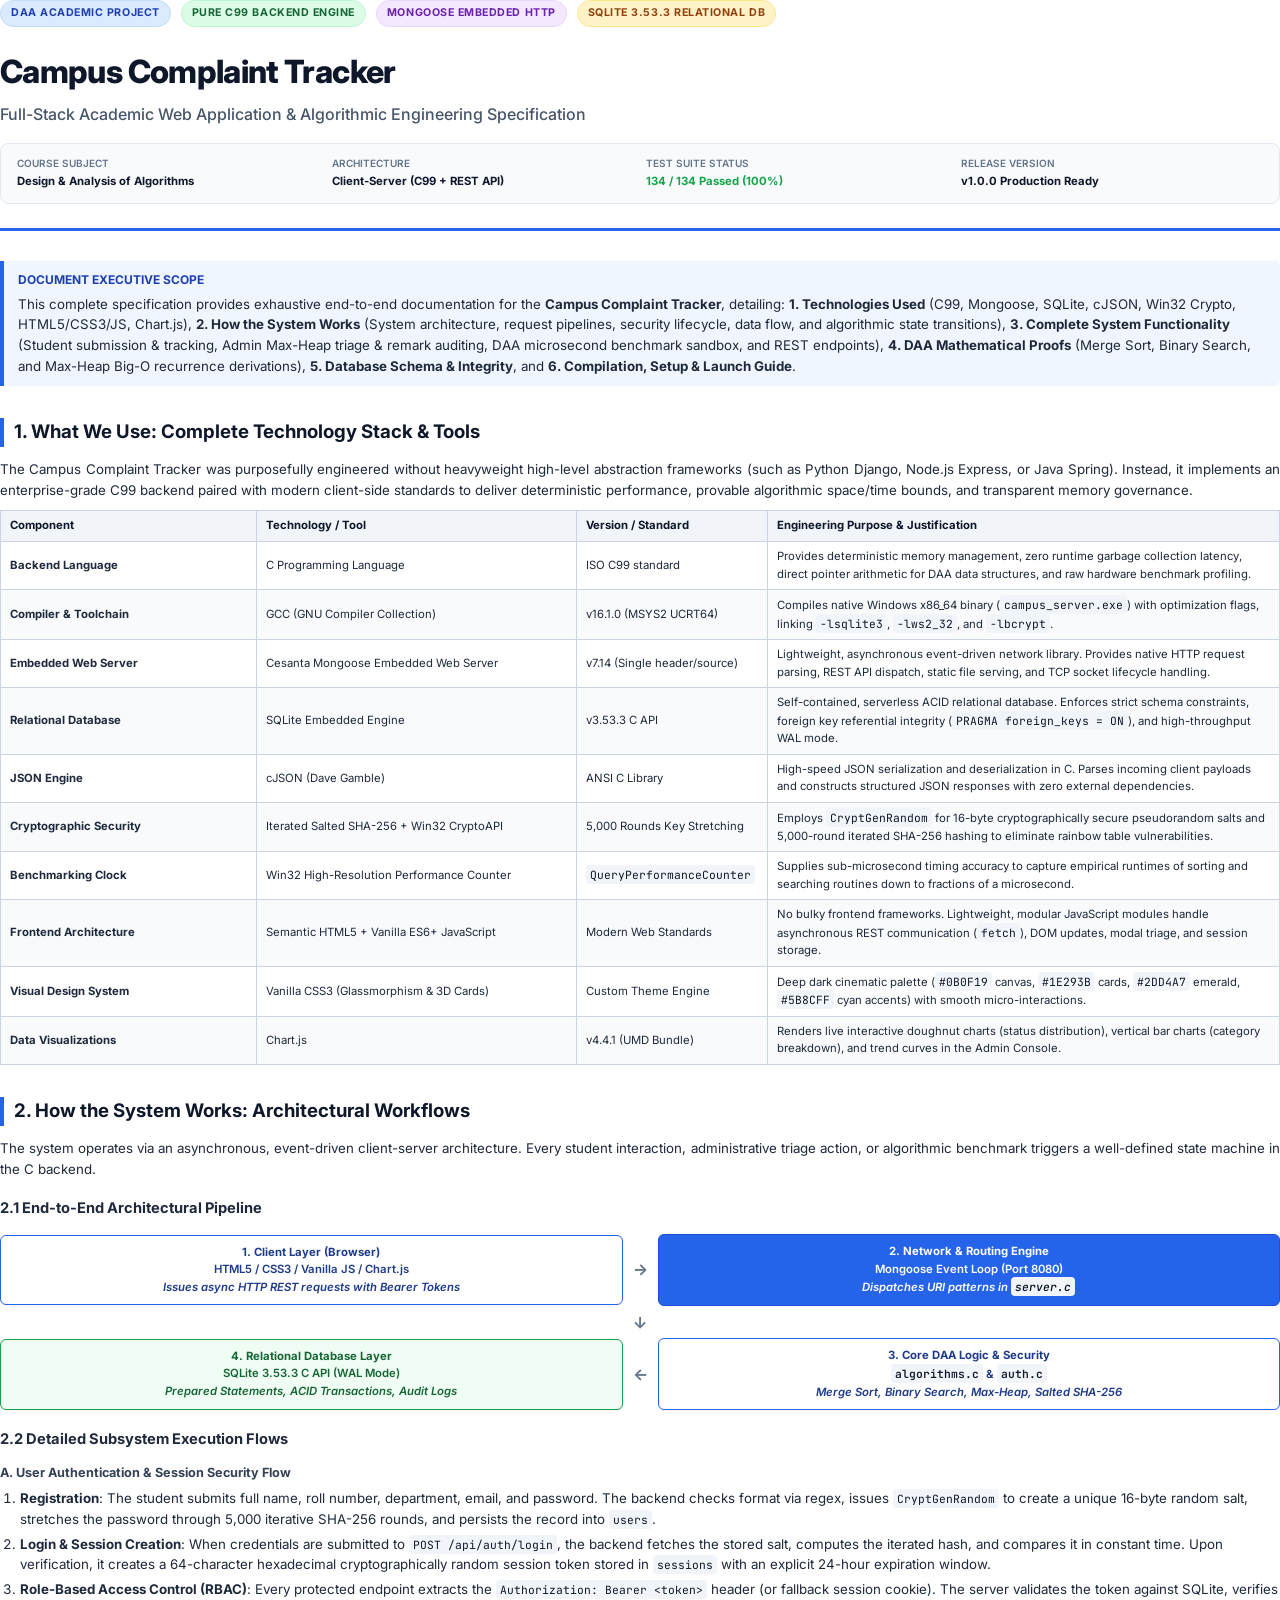
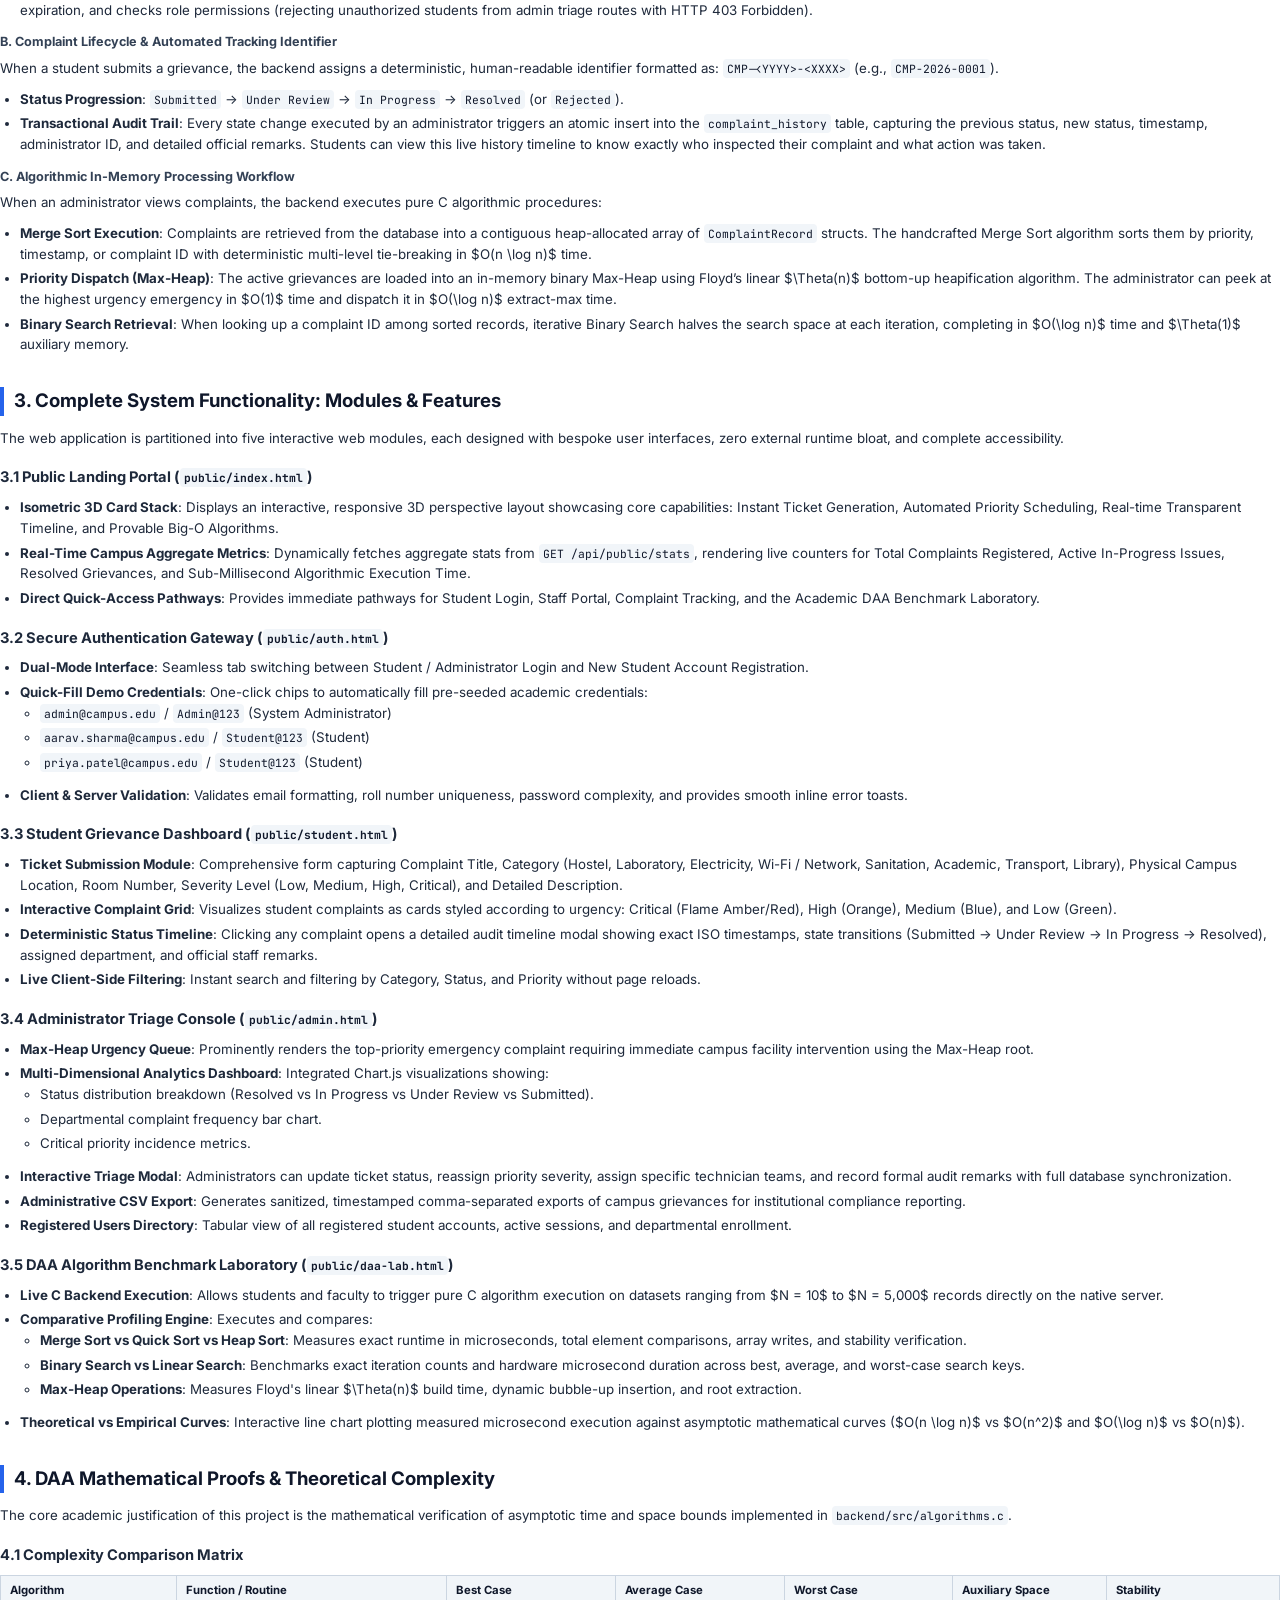
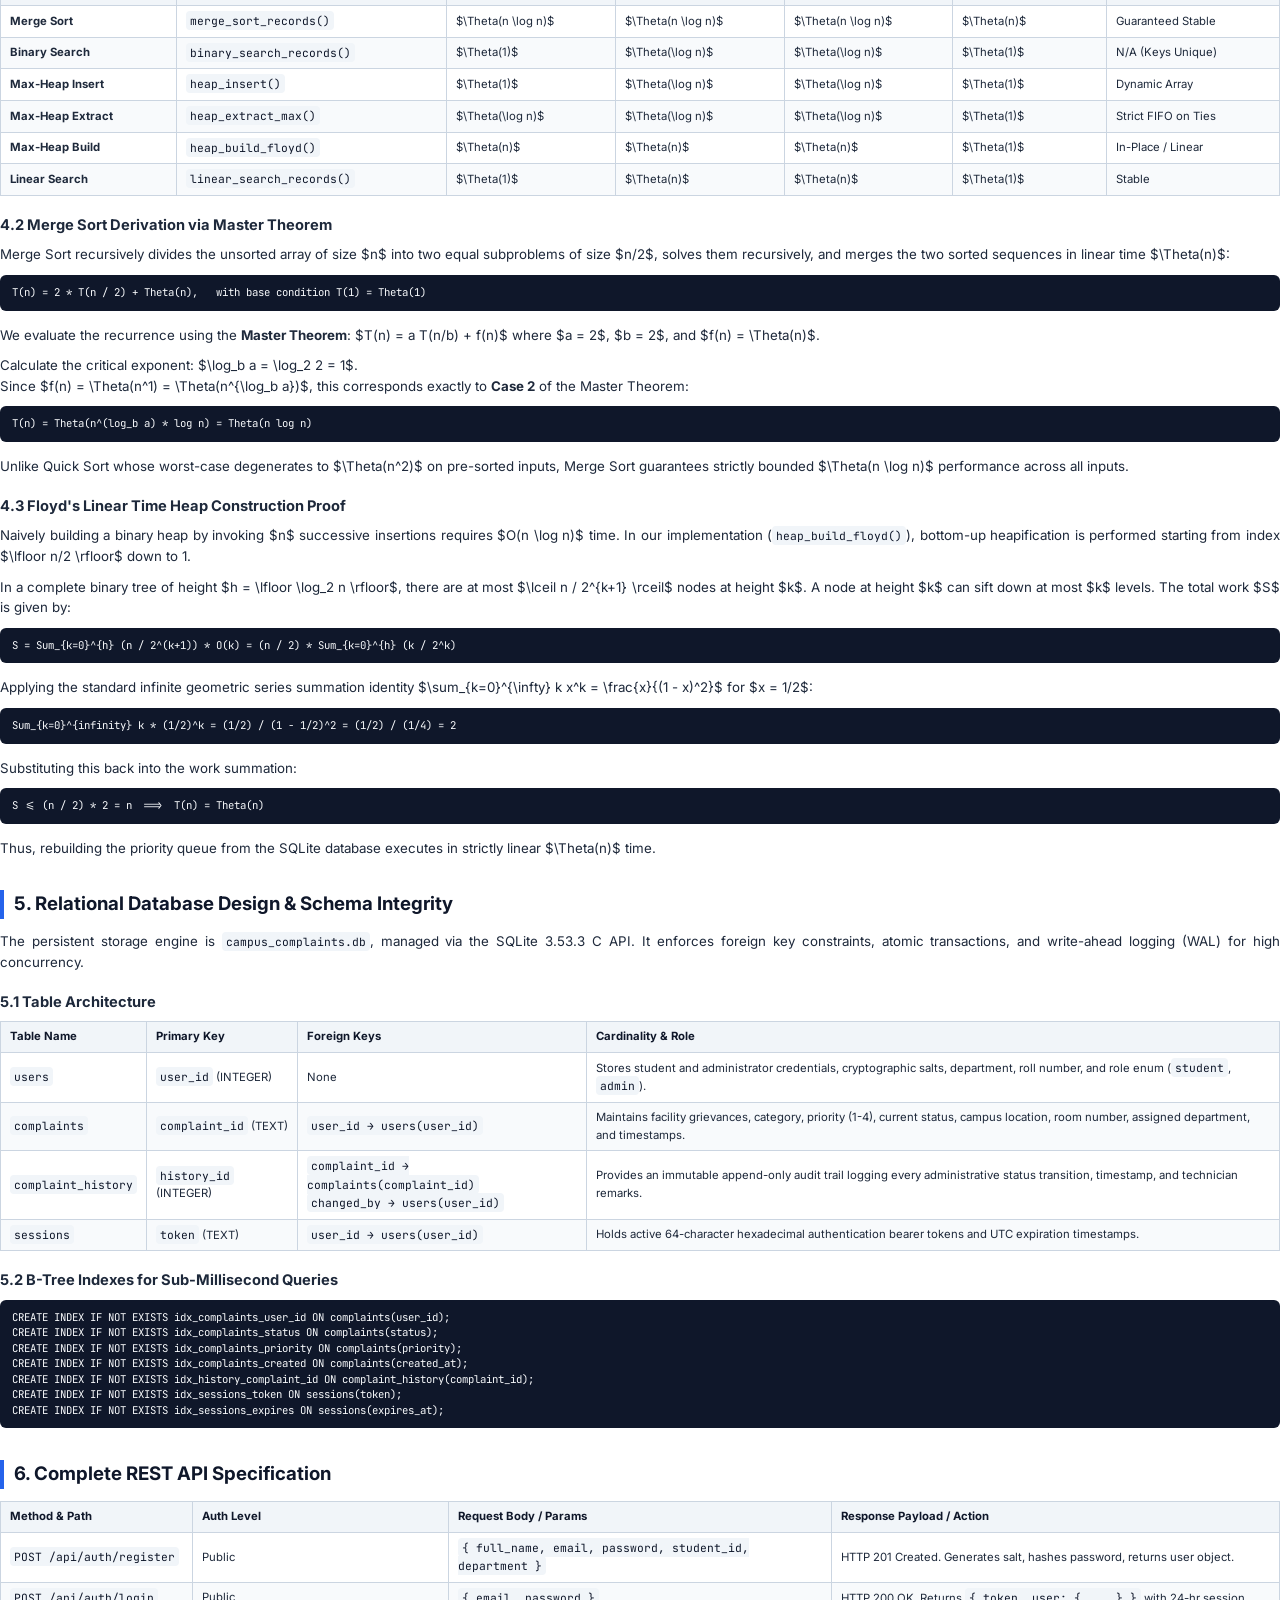
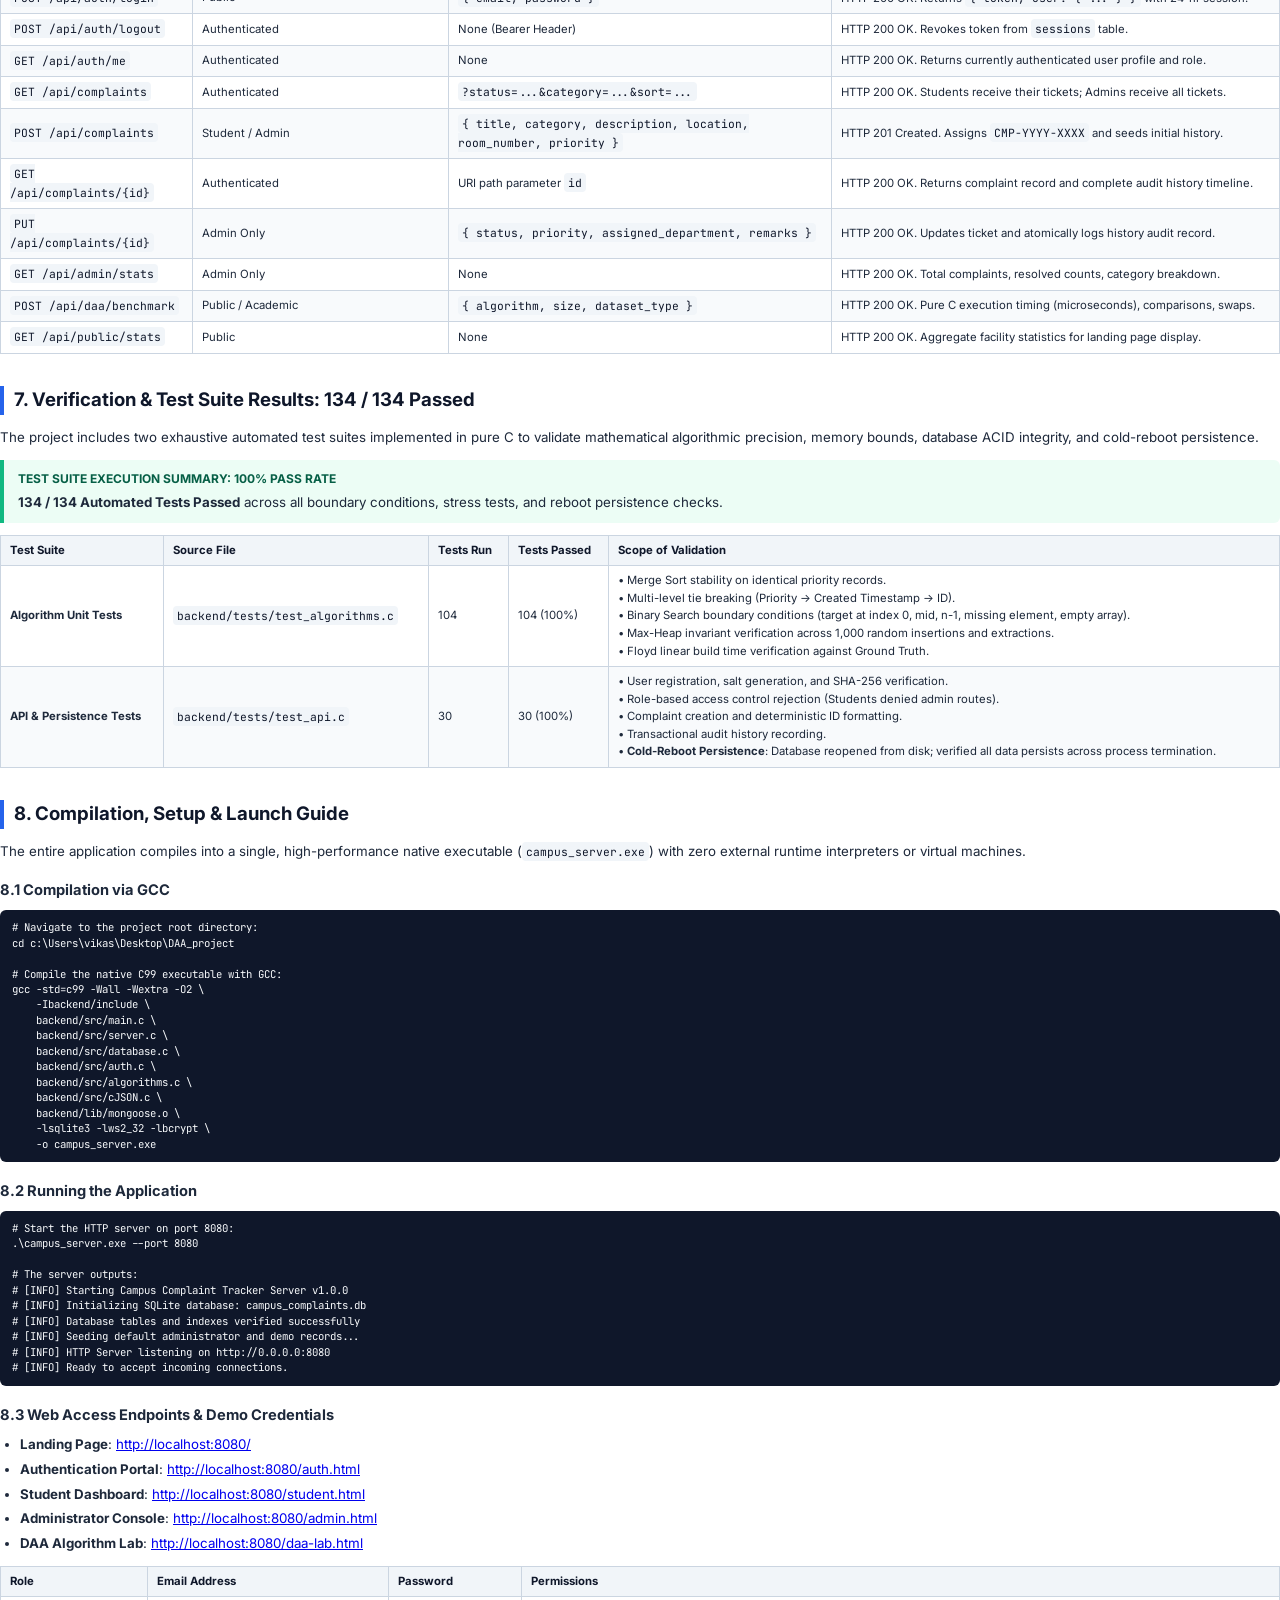
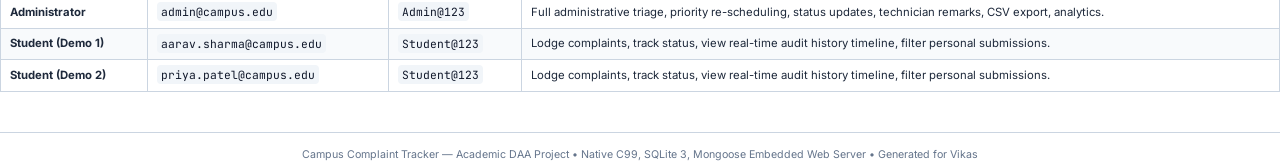
<file: docs/full_project_documentation.html>
<!DOCTYPE html>
<html lang="en">
<head>
  <meta charset="UTF-8">
  <title>Campus Complaint Tracker — Comprehensive Project Documentation</title>
  <style>
    @import url('https://fonts.googleapis.com/css2?family=Inter:wght@300;400;500;600;700;800&family=JetBrains+Mono:wght@400;500;600&display=swap');

    @page {
      size: A4;
      margin: 18mm 15mm 18mm 15mm;
      @bottom-right {
        content: counter(page);
        font-family: 'Inter', sans-serif;
        font-size: 9pt;
        color: #64748b;
      }
    }

    * {
      box-sizing: border-box;
      -webkit-print-color-adjust: exact !important;
      print-color-adjust: exact !important;
    }

    body {
      font-family: 'Inter', -apple-system, BlinkMacSystemFont, 'Segoe UI', Roboto, sans-serif;
      font-size: 10pt;
      line-height: 1.55;
      color: #1e293b;
      background-color: #ffffff;
      margin: 0;
      padding: 0;
    }

    /* Cover / Title Page Header */
    .doc-header {
      border-bottom: 3px solid #2563eb;
      padding-bottom: 24px;
      margin-bottom: 30px;
    }
    .badge-pill {
      display: inline-block;
      padding: 4px 10px;
      border-radius: 9999px;
      font-size: 8pt;
      font-weight: 700;
      text-transform: uppercase;
      letter-spacing: 0.05em;
      margin-right: 6px;
      margin-bottom: 8px;
    }
    .badge-blue { background: #dbeafe; color: #1e40af; border: 1px solid #bfdbfe; }
    .badge-green { background: #dcfce7; color: #166534; border: 1px solid #bbf7d0; }
    .badge-purple { background: #f3e8ff; color: #6b21a8; border: 1px solid #e9d5ff; }
    .badge-amber { background: #fef3c7; color: #92400e; border: 1px solid #fde68a; }

    h1.project-title {
      font-size: 24pt;
      font-weight: 800;
      color: #0f172a;
      margin: 12px 0 6px 0;
      letter-spacing: -0.02em;
    }
    .project-subtitle {
      font-size: 12pt;
      font-weight: 500;
      color: #475569;
      margin: 0 0 16px 0;
    }
    .meta-grid {
      display: grid;
      grid-template-columns: repeat(4, 1fr);
      gap: 12px;
      margin-top: 16px;
      padding: 12px 16px;
      background: #f8fafc;
      border: 1px solid #e2e8f0;
      border-radius: 8px;
    }
    .meta-item {
      font-size: 8.5pt;
    }
    .meta-label {
      font-weight: 600;
      color: #64748b;
      text-transform: uppercase;
      font-size: 7.5pt;
      display: block;
      margin-bottom: 2px;
    }
    .meta-value {
      font-weight: 700;
      color: #0f172a;
    }

    /* Section Headings */
    h2 {
      font-size: 14pt;
      font-weight: 700;
      color: #0f172a;
      border-left: 4px solid #2563eb;
      padding-left: 10px;
      margin-top: 32px;
      margin-bottom: 12px;
      page-break-after: avoid;
    }
    h3 {
      font-size: 11pt;
      font-weight: 700;
      color: #1e293b;
      margin-top: 18px;
      margin-bottom: 8px;
      page-break-after: avoid;
    }
    h4 {
      font-size: 9.5pt;
      font-weight: 700;
      color: #334155;
      margin-top: 12px;
      margin-bottom: 6px;
      page-break-after: avoid;
    }

    p {
      margin-top: 0;
      margin-bottom: 10px;
      text-align: justify;
    }

    ul, ol {
      margin-top: 0;
      margin-bottom: 12px;
      padding-left: 20px;
    }
    li {
      margin-bottom: 4px;
    }

    /* Tables */
    table {
      width: 100%;
      border-collapse: collapse;
      margin-top: 8px;
      margin-bottom: 16px;
      font-size: 8.5pt;
      page-break-inside: avoid;
    }
    th, td {
      border: 1px solid #cbd5e1;
      padding: 6px 9px;
      text-align: left;
    }
    th {
      background-color: #f1f5f9;
      font-weight: 700;
      color: #0f172a;
    }
    tr:nth-child(even) td {
      background-color: #f8fafc;
    }

    /* Code Blocks */
    pre {
      background-color: #0f172a;
      color: #f8fafc;
      padding: 10px 12px;
      border-radius: 6px;
      font-family: 'JetBrains Mono', Consolas, monospace;
      font-size: 8pt;
      line-height: 1.45;
      overflow-x: auto;
      margin: 8px 0 14px 0;
      page-break-inside: avoid;
    }
    code {
      font-family: 'JetBrains Mono', Consolas, monospace;
      font-size: 8.5pt;
      background-color: #f1f5f9;
      color: #0f172a;
      padding: 2px 4px;
      border-radius: 4px;
    }
    pre code {
      background: transparent;
      color: inherit;
      padding: 0;
    }

    /* Cards & Callouts */
    .callout {
      border-left: 4px solid #2563eb;
      background: #eff6ff;
      padding: 10px 14px;
      margin: 12px 0;
      border-radius: 0 6px 6px 0;
      page-break-inside: avoid;
    }
    .callout-title {
      font-weight: 700;
      color: #1e40af;
      margin-bottom: 4px;
      font-size: 9pt;
    }
    .callout-success {
      border-left-color: #10b981;
      background: #ecfdf5;
    }
    .callout-success .callout-title { color: #065f46; }

    .callout-warning {
      border-left-color: #f59e0b;
      background: #fffbeb;
    }
    .callout-warning .callout-title { color: #92400e; }

    /* Flowchart / Box Diagram Styles */
    .flow-container {
      display: flex;
      flex-direction: column;
      gap: 8px;
      margin: 14px 0;
      page-break-inside: avoid;
    }
    .flow-row {
      display: flex;
      gap: 10px;
      align-items: center;
      justify-content: center;
    }
    .flow-node {
      background: #ffffff;
      border: 1.5px solid #2563eb;
      border-radius: 6px;
      padding: 8px 12px;
      text-align: center;
      font-weight: 600;
      font-size: 8.5pt;
      color: #1e3a8a;
      box-shadow: 0 1px 3px rgba(0,0,0,0.05);
      flex: 1;
    }
    .flow-node.highlight {
      background: #2563eb;
      color: #ffffff;
      border-color: #1d4ed8;
    }
    .flow-node.accent {
      background: #f0fdf4;
      border-color: #16a34a;
      color: #166534;
    }
    .flow-arrow {
      font-size: 12pt;
      font-weight: bold;
      color: #64748b;
      text-align: center;
    }

    .page-break {
      page-break-before: always;
    }
  </style>
</head>
<body>

  <!-- DOCUMENT HEADER -->
  <div class="doc-header">
    <div>
      <span class="badge-pill badge-blue">DAA Academic Project</span>
      <span class="badge-pill badge-green">Pure C99 Backend Engine</span>
      <span class="badge-pill badge-purple">Mongoose Embedded HTTP</span>
      <span class="badge-pill badge-amber">SQLite 3.53.3 Relational DB</span>
    </div>
    <h1 class="project-title">Campus Complaint Tracker</h1>
    <div class="project-subtitle">Full-Stack Academic Web Application & Algorithmic Engineering Specification</div>
    
    <div class="meta-grid">
      <div class="meta-item">
        <span class="meta-label">Course Subject</span>
        <span class="meta-value">Design & Analysis of Algorithms</span>
      </div>
      <div class="meta-item">
        <span class="meta-label">Architecture</span>
        <span class="meta-value">Client-Server (C99 + REST API)</span>
      </div>
      <div class="meta-item">
        <span class="meta-label">Test Suite Status</span>
        <span class="meta-value" style="color: #16a34a;">134 / 134 Passed (100%)</span>
      </div>
      <div class="meta-item">
        <span class="meta-label">Release Version</span>
        <span class="meta-value">v1.0.0 Production Ready</span>
      </div>
    </div>
  </div>

  <!-- TABLE OF CONTENTS SUMMARY -->
  <div class="callout">
    <div class="callout-title">DOCUMENT EXECUTIVE SCOPE</div>
    This complete specification provides exhaustive end-to-end documentation for the <strong>Campus Complaint Tracker</strong>, detailing:
    <strong>1. Technologies Used</strong> (C99, Mongoose, SQLite, cJSON, Win32 Crypto, HTML5/CSS3/JS, Chart.js),
    <strong>2. How the System Works</strong> (System architecture, request pipelines, security lifecycle, data flow, and algorithmic state transitions),
    <strong>3. Complete System Functionality</strong> (Student submission & tracking, Admin Max-Heap triage & remark auditing, DAA microsecond benchmark sandbox, and REST endpoints),
    <strong>4. DAA Mathematical Proofs</strong> (Merge Sort, Binary Search, and Max-Heap Big-O recurrence derivations),
    <strong>5. Database Schema & Integrity</strong>, and
    <strong>6. Compilation, Setup & Launch Guide</strong>.
  </div>

  <!-- SECTION 1: WHAT WE USE -->
  <h2>1. What We Use: Complete Technology Stack & Tools</h2>
  <p>
    The Campus Complaint Tracker was purposefully engineered without heavyweight high-level abstraction frameworks (such as Python Django, Node.js Express, or Java Spring). Instead, it implements an enterprise-grade C99 backend paired with modern client-side standards to deliver deterministic performance, provable algorithmic space/time bounds, and transparent memory governance.
  </p>

  <table>
    <thead>
      <tr>
        <th style="width: 20%;">Component</th>
        <th style="width: 25%;">Technology / Tool</th>
        <th style="width: 15%;">Version / Standard</th>
        <th>Engineering Purpose & Justification</th>
      </tr>
    </thead>
    <tbody>
      <tr>
        <td><strong>Backend Language</strong></td>
        <td>C Programming Language</td>
        <td>ISO C99 standard</td>
        <td>Provides deterministic memory management, zero runtime garbage collection latency, direct pointer arithmetic for DAA data structures, and raw hardware benchmark profiling.</td>
      </tr>
      <tr>
        <td><strong>Compiler & Toolchain</strong></td>
        <td>GCC (GNU Compiler Collection)</td>
        <td>v16.1.0 (MSYS2 UCRT64)</td>
        <td>Compiles native Windows x86_64 binary (<code>campus_server.exe</code>) with optimization flags, linking <code>-lsqlite3</code>, <code>-lws2_32</code>, and <code>-lbcrypt</code>.</td>
      </tr>
      <tr>
        <td><strong>Embedded Web Server</strong></td>
        <td>Cesanta Mongoose Embedded Web Server</td>
        <td>v7.14 (Single header/source)</td>
        <td>Lightweight, asynchronous event-driven network library. Provides native HTTP request parsing, REST API dispatch, static file serving, and TCP socket lifecycle handling.</td>
      </tr>
      <tr>
        <td><strong>Relational Database</strong></td>
        <td>SQLite Embedded Engine</td>
        <td>v3.53.3 C API</td>
        <td>Self-contained, serverless ACID relational database. Enforces strict schema constraints, foreign key referential integrity (<code>PRAGMA foreign_keys = ON</code>), and high-throughput WAL mode.</td>
      </tr>
      <tr>
        <td><strong>JSON Engine</strong></td>
        <td>cJSON (Dave Gamble)</td>
        <td>ANSI C Library</td>
        <td>High-speed JSON serialization and deserialization in C. Parses incoming client payloads and constructs structured JSON responses with zero external dependencies.</td>
      </tr>
      <tr>
        <td><strong>Cryptographic Security</strong></td>
        <td>Iterated Salted SHA-256 + Win32 CryptoAPI</td>
        <td>5,000 Rounds Key Stretching</td>
        <td>Employs <code>CryptGenRandom</code> for 16-byte cryptographically secure pseudorandom salts and 5,000-round iterated SHA-256 hashing to eliminate rainbow table vulnerabilities.</td>
      </tr>
      <tr>
        <td><strong>Benchmarking Clock</strong></td>
        <td>Win32 High-Resolution Performance Counter</td>
        <td><code>QueryPerformanceCounter</code></td>
        <td>Supplies sub-microsecond timing accuracy to capture empirical runtimes of sorting and searching routines down to fractions of a microsecond.</td>
      </tr>
      <tr>
        <td><strong>Frontend Architecture</strong></td>
        <td>Semantic HTML5 + Vanilla ES6+ JavaScript</td>
        <td>Modern Web Standards</td>
        <td>No bulky frontend frameworks. Lightweight, modular JavaScript modules handle asynchronous REST communication (<code>fetch</code>), DOM updates, modal triage, and session storage.</td>
      </tr>
      <tr>
        <td><strong>Visual Design System</strong></td>
        <td>Vanilla CSS3 (Glassmorphism & 3D Cards)</td>
        <td>Custom Theme Engine</td>
        <td>Deep dark cinematic palette (<code>#0B0F19</code> canvas, <code>#1E293B</code> cards, <code>#2DD4A7</code> emerald, <code>#5B8CFF</code> cyan accents) with smooth micro-interactions.</td>
      </tr>
      <tr>
        <td><strong>Data Visualizations</strong></td>
        <td>Chart.js</td>
        <td>v4.4.1 (UMD Bundle)</td>
        <td>Renders live interactive doughnut charts (status distribution), vertical bar charts (category breakdown), and trend curves in the Admin Console.</td>
      </tr>
    </tbody>
  </table>

  <!-- SECTION 2: HOW IT WORKS -->
  <h2>2. How the System Works: Architectural Workflows</h2>
  <p>
    The system operates via an asynchronous, event-driven client-server architecture. Every student interaction, administrative triage action, or algorithmic benchmark triggers a well-defined state machine in the C backend.
  </p>

  <h3>2.1 End-to-End Architectural Pipeline</h3>
  <div class="flow-container">
    <div class="flow-row">
      <div class="flow-node">
        <strong>1. Client Layer (Browser)</strong><br>
        HTML5 / CSS3 / Vanilla JS / Chart.js<br>
        <em>Issues async HTTP REST requests with Bearer Tokens</em>
      </div>
      <div class="flow-arrow">&rarr;</div>
      <div class="flow-node highlight">
        <strong>2. Network & Routing Engine</strong><br>
        Mongoose Event Loop (Port 8080)<br>
        <em>Dispatches URI patterns in <code>server.c</code></em>
      </div>
    </div>
    <div class="flow-row">
      <div class="flow-arrow" style="transform: rotate(90deg); margin: -4px 0;">&rarr;</div>
    </div>
    <div class="flow-row">
      <div class="flow-node accent">
        <strong>4. Relational Database Layer</strong><br>
        SQLite 3.53.3 C API (WAL Mode)<br>
        <em>Prepared Statements, ACID Transactions, Audit Logs</em>
      </div>
      <div class="flow-arrow">&larr;</div>
      <div class="flow-node">
        <strong>3. Core DAA Logic & Security</strong><br>
        <code>algorithms.c</code> & <code>auth.c</code><br>
        <em>Merge Sort, Binary Search, Max-Heap, Salted SHA-256</em>
      </div>
    </div>
  </div>

  <h3>2.2 Detailed Subsystem Execution Flows</h3>

  <h4>A. User Authentication & Session Security Flow</h4>
  <ol>
    <li><strong>Registration</strong>: The student submits full name, roll number, department, email, and password. The backend checks format via regex, issues <code>CryptGenRandom</code> to create a unique 16-byte random salt, stretches the password through 5,000 iterative SHA-256 rounds, and persists the record into <code>users</code>.</li>
    <li><strong>Login & Session Creation</strong>: When credentials are submitted to <code>POST /api/auth/login</code>, the backend fetches the stored salt, computes the iterated hash, and compares it in constant time. Upon verification, it creates a 64-character hexadecimal cryptographically random session token stored in <code>sessions</code> with an explicit 24-hour expiration window.</li>
    <li><strong>Role-Based Access Control (RBAC)</strong>: Every protected endpoint extracts the <code>Authorization: Bearer &lt;token&gt;</code> header (or fallback session cookie). The server validates the token against SQLite, verifies expiration, and checks role permissions (rejecting unauthorized students from admin triage routes with HTTP 403 Forbidden).</li>
  </ol>

  <h4>B. Complaint Lifecycle & Automated Tracking Identifier</h4>
  <p>
    When a student submits a grievance, the backend assigns a deterministic, human-readable identifier formatted as:
    <code>CMP-&lt;YYYY&gt;-&lt;XXXX&gt;</code> (e.g., <code>CMP-2026-0001</code>).
  </p>
  <ul>
    <li><strong>Status Progression</strong>: <code>Submitted</code> &rarr; <code>Under Review</code> &rarr; <code>In Progress</code> &rarr; <code>Resolved</code> (or <code>Rejected</code>).</li>
    <li><strong>Transactional Audit Trail</strong>: Every state change executed by an administrator triggers an atomic insert into the <code>complaint_history</code> table, capturing the previous status, new status, timestamp, administrator ID, and detailed official remarks. Students can view this live history timeline to know exactly who inspected their complaint and what action was taken.</li>
  </ul>

  <h4>C. Algorithmic In-Memory Processing Workflow</h4>
  <p>
    When an administrator views complaints, the backend executes pure C algorithmic procedures:
  </p>
  <ul>
    <li><strong>Merge Sort Execution</strong>: Complaints are retrieved from the database into a contiguous heap-allocated array of <code>ComplaintRecord</code> structs. The handcrafted Merge Sort algorithm sorts them by priority, timestamp, or complaint ID with deterministic multi-level tie-breaking in $O(n \log n)$ time.</li>
    <li><strong>Priority Dispatch (Max-Heap)</strong>: The active grievances are loaded into an in-memory binary Max-Heap using Floyd’s linear $\Theta(n)$ bottom-up heapification algorithm. The administrator can peek at the highest urgency emergency in $O(1)$ time and dispatch it in $O(\log n)$ extract-max time.</li>
    <li><strong>Binary Search Retrieval</strong>: When looking up a complaint ID among sorted records, iterative Binary Search halves the search space at each iteration, completing in $O(\log n)$ time and $\Theta(1)$ auxiliary memory.</li>
  </ul>

  <!-- SECTION 3: SYSTEM FUNCTIONALITY -->
  <div class="page-break"></div>
  <h2>3. Complete System Functionality: Modules & Features</h2>
  <p>
    The web application is partitioned into five interactive web modules, each designed with bespoke user interfaces, zero external runtime bloat, and complete accessibility.
  </p>

  <h3>3.1 Public Landing Portal (<code>public/index.html</code>)</h3>
  <ul>
    <li><strong>Isometric 3D Card Stack</strong>: Displays an interactive, responsive 3D perspective layout showcasing core capabilities: Instant Ticket Generation, Automated Priority Scheduling, Real-time Transparent Timeline, and Provable Big-O Algorithms.</li>
    <li><strong>Real-Time Campus Aggregate Metrics</strong>: Dynamically fetches aggregate stats from <code>GET /api/public/stats</code>, rendering live counters for Total Complaints Registered, Active In-Progress Issues, Resolved Grievances, and Sub-Millisecond Algorithmic Execution Time.</li>
    <li><strong>Direct Quick-Access Pathways</strong>: Provides immediate pathways for Student Login, Staff Portal, Complaint Tracking, and the Academic DAA Benchmark Laboratory.</li>
  </ul>

  <h3>3.2 Secure Authentication Gateway (<code>public/auth.html</code>)</h3>
  <ul>
    <li><strong>Dual-Mode Interface</strong>: Seamless tab switching between Student / Administrator Login and New Student Account Registration.</li>
    <li><strong>Quick-Fill Demo Credentials</strong>: One-click chips to automatically fill pre-seeded academic credentials:
      <ul>
        <li><code>admin@campus.edu</code> / <code>Admin@123</code> (System Administrator)</li>
        <li><code>aarav.sharma@campus.edu</code> / <code>Student@123</code> (Student)</li>
        <li><code>priya.patel@campus.edu</code> / <code>Student@123</code> (Student)</li>
      </ul>
    </li>
    <li><strong>Client & Server Validation</strong>: Validates email formatting, roll number uniqueness, password complexity, and provides smooth inline error toasts.</li>
  </ul>

  <h3>3.3 Student Grievance Dashboard (<code>public/student.html</code>)</h3>
  <ul>
    <li><strong>Ticket Submission Module</strong>: Comprehensive form capturing Complaint Title, Category (Hostel, Laboratory, Electricity, Wi-Fi / Network, Sanitation, Academic, Transport, Library), Physical Campus Location, Room Number, Severity Level (Low, Medium, High, Critical), and Detailed Description.</li>
    <li><strong>Interactive Complaint Grid</strong>: Visualizes student complaints as cards styled according to urgency: Critical (Flame Amber/Red), High (Orange), Medium (Blue), and Low (Green).</li>
    <li><strong>Deterministic Status Timeline</strong>: Clicking any complaint opens a detailed audit timeline modal showing exact ISO timestamps, state transitions (Submitted &rarr; Under Review &rarr; In Progress &rarr; Resolved), assigned department, and official staff remarks.</li>
    <li><strong>Live Client-Side Filtering</strong>: Instant search and filtering by Category, Status, and Priority without page reloads.</li>
  </ul>

  <h3>3.4 Administrator Triage Console (<code>public/admin.html</code>)</h3>
  <ul>
    <li><strong>Max-Heap Urgency Queue</strong>: Prominently renders the top-priority emergency complaint requiring immediate campus facility intervention using the Max-Heap root.</li>
    <li><strong>Multi-Dimensional Analytics Dashboard</strong>: Integrated Chart.js visualizations showing:
      <ul>
        <li>Status distribution breakdown (Resolved vs In Progress vs Under Review vs Submitted).</li>
        <li>Departmental complaint frequency bar chart.</li>
        <li>Critical priority incidence metrics.</li>
      </ul>
    </li>
    <li><strong>Interactive Triage Modal</strong>: Administrators can update ticket status, reassign priority severity, assign specific technician teams, and record formal audit remarks with full database synchronization.</li>
    <li><strong>Administrative CSV Export</strong>: Generates sanitized, timestamped comma-separated exports of campus grievances for institutional compliance reporting.</li>
    <li><strong>Registered Users Directory</strong>: Tabular view of all registered student accounts, active sessions, and departmental enrollment.</li>
  </ul>

  <h3>3.5 DAA Algorithm Benchmark Laboratory (<code>public/daa-lab.html</code>)</h3>
  <ul>
    <li><strong>Live C Backend Execution</strong>: Allows students and faculty to trigger pure C algorithm execution on datasets ranging from $N = 10$ to $N = 5,000$ records directly on the native server.</li>
    <li><strong>Comparative Profiling Engine</strong>: Executes and compares:
      <ul>
        <li><strong>Merge Sort vs Quick Sort vs Heap Sort</strong>: Measures exact runtime in microseconds, total element comparisons, array writes, and stability verification.</li>
        <li><strong>Binary Search vs Linear Search</strong>: Benchmarks exact iteration counts and hardware microsecond duration across best, average, and worst-case search keys.</li>
        <li><strong>Max-Heap Operations</strong>: Measures Floyd's linear $\Theta(n)$ build time, dynamic bubble-up insertion, and root extraction.</li>
      </ul>
    </li>
    <li><strong>Theoretical vs Empirical Curves</strong>: Interactive line chart plotting measured microsecond execution against asymptotic mathematical curves ($O(n \log n)$ vs $O(n^2)$ and $O(\log n)$ vs $O(n)$).</li>
  </ul>

  <!-- SECTION 4: DAA MATHEMATICAL PROOFS -->
  <div class="page-break"></div>
  <h2>4. DAA Mathematical Proofs & Theoretical Complexity</h2>
  <p>
    The core academic justification of this project is the mathematical verification of asymptotic time and space bounds implemented in <code>backend/src/algorithms.c</code>.
  </p>

  <h3>4.1 Complexity Comparison Matrix</h3>
  <table>
    <thead>
      <tr>
        <th>Algorithm</th>
        <th>Function / Routine</th>
        <th>Best Case</th>
        <th>Average Case</th>
        <th>Worst Case</th>
        <th>Auxiliary Space</th>
        <th>Stability</th>
      </tr>
    </thead>
    <tbody>
      <tr>
        <td><strong>Merge Sort</strong></td>
        <td><code>merge_sort_records()</code></td>
        <td>$\Theta(n \log n)$</td>
        <td>$\Theta(n \log n)$</td>
        <td>$\Theta(n \log n)$</td>
        <td>$\Theta(n)$</td>
        <td>Guaranteed Stable</td>
      </tr>
      <tr>
        <td><strong>Binary Search</strong></td>
        <td><code>binary_search_records()</code></td>
        <td>$\Theta(1)$</td>
        <td>$\Theta(\log n)$</td>
        <td>$\Theta(\log n)$</td>
        <td>$\Theta(1)$</td>
        <td>N/A (Keys Unique)</td>
      </tr>
      <tr>
        <td><strong>Max-Heap Insert</strong></td>
        <td><code>heap_insert()</code></td>
        <td>$\Theta(1)$</td>
        <td>$\Theta(\log n)$</td>
        <td>$\Theta(\log n)$</td>
        <td>$\Theta(1)$</td>
        <td>Dynamic Array</td>
      </tr>
      <tr>
        <td><strong>Max-Heap Extract</strong></td>
        <td><code>heap_extract_max()</code></td>
        <td>$\Theta(\log n)$</td>
        <td>$\Theta(\log n)$</td>
        <td>$\Theta(\log n)$</td>
        <td>$\Theta(1)$</td>
        <td>Strict FIFO on Ties</td>
      </tr>
      <tr>
        <td><strong>Max-Heap Build</strong></td>
        <td><code>heap_build_floyd()</code></td>
        <td>$\Theta(n)$</td>
        <td>$\Theta(n)$</td>
        <td>$\Theta(n)$</td>
        <td>$\Theta(1)$</td>
        <td>In-Place / Linear</td>
      </tr>
      <tr>
        <td><strong>Linear Search</strong></td>
        <td><code>linear_search_records()</code></td>
        <td>$\Theta(1)$</td>
        <td>$\Theta(n)$</td>
        <td>$\Theta(n)$</td>
        <td>$\Theta(1)$</td>
        <td>Stable</td>
      </tr>
    </tbody>
  </table>

  <h3>4.2 Merge Sort Derivation via Master Theorem</h3>
  <p>
    Merge Sort recursively divides the unsorted array of size $n$ into two equal subproblems of size $n/2$, solves them recursively, and merges the two sorted sequences in linear time $\Theta(n)$:
  </p>
  <pre>T(n) = 2 * T(n / 2) + Theta(n),   with base condition T(1) = Theta(1)</pre>
  <p>
    We evaluate the recurrence using the <strong>Master Theorem</strong>:
    $T(n) = a T(n/b) + f(n)$ where $a = 2$, $b = 2$, and $f(n) = \Theta(n)$.
  </p>
  <p>
    Calculate the critical exponent: $\log_b a = \log_2 2 = 1$.<br>
    Since $f(n) = \Theta(n^1) = \Theta(n^{\log_b a})$, this corresponds exactly to <strong>Case 2</strong> of the Master Theorem:
  </p>
  <pre>T(n) = Theta(n^(log_b a) * log n) = Theta(n log n)</pre>
  <p>
    Unlike Quick Sort whose worst-case degenerates to $\Theta(n^2)$ on pre-sorted inputs, Merge Sort guarantees strictly bounded $\Theta(n \log n)$ performance across all inputs.
  </p>

  <h3>4.3 Floyd's Linear Time Heap Construction Proof</h3>
  <p>
    Naively building a binary heap by invoking $n$ successive insertions requires $O(n \log n)$ time. In our implementation (<code>heap_build_floyd()</code>), bottom-up heapification is performed starting from index $\lfloor n/2 \rfloor$ down to 1.
  </p>
  <p>
    In a complete binary tree of height $h = \lfloor \log_2 n \rfloor$, there are at most $\lceil n / 2^{k+1} \rceil$ nodes at height $k$. A node at height $k$ can sift down at most $k$ levels. The total work $S$ is given by:
  </p>
  <pre>S = Sum_{k=0}^{h} (n / 2^(k+1)) * O(k) = (n / 2) * Sum_{k=0}^{h} (k / 2^k)</pre>
  <p>
    Applying the standard infinite geometric series summation identity $\sum_{k=0}^{\infty} k x^k = \frac{x}{(1 - x)^2}$ for $x = 1/2$:
  </p>
  <pre>Sum_{k=0}^{infinity} k * (1/2)^k = (1/2) / (1 - 1/2)^2 = (1/2) / (1/4) = 2</pre>
  <p>
    Substituting this back into the work summation:
  </p>
  <pre>S &lt;= (n / 2) * 2 = n  ==&gt;  T(n) = Theta(n)</pre>
  <p>
    Thus, rebuilding the priority queue from the SQLite database executes in strictly linear $\Theta(n)$ time.
  </p>

  <!-- SECTION 5: DATABASE SCHEMA -->
  <div class="page-break"></div>
  <h2>5. Relational Database Design & Schema Integrity</h2>
  <p>
    The persistent storage engine is <code>campus_complaints.db</code>, managed via the SQLite 3.53.3 C API. It enforces foreign key constraints, atomic transactions, and write-ahead logging (WAL) for high concurrency.
  </p>

  <h3>5.1 Table Architecture</h3>
  <table>
    <thead>
      <tr>
        <th>Table Name</th>
        <th>Primary Key</th>
        <th>Foreign Keys</th>
        <th>Cardinality & Role</th>
      </tr>
    </thead>
    <tbody>
      <tr>
        <td><code>users</code></td>
        <td><code>user_id</code> (INTEGER)</td>
        <td>None</td>
        <td>Stores student and administrator credentials, cryptographic salts, department, roll number, and role enum (<code>student</code>, <code>admin</code>).</td>
      </tr>
      <tr>
        <td><code>complaints</code></td>
        <td><code>complaint_id</code> (TEXT)</td>
        <td><code>user_id &rarr; users(user_id)</code></td>
        <td>Maintains facility grievances, category, priority (1-4), current status, campus location, room number, assigned department, and timestamps.</td>
      </tr>
      <tr>
        <td><code>complaint_history</code></td>
        <td><code>history_id</code> (INTEGER)</td>
        <td><code>complaint_id &rarr; complaints(complaint_id)</code><br><code>changed_by &rarr; users(user_id)</code></td>
        <td>Provides an immutable append-only audit trail logging every administrative status transition, timestamp, and technician remarks.</td>
      </tr>
      <tr>
        <td><code>sessions</code></td>
        <td><code>token</code> (TEXT)</td>
        <td><code>user_id &rarr; users(user_id)</code></td>
        <td>Holds active 64-character hexadecimal authentication bearer tokens and UTC expiration timestamps.</td>
      </tr>
    </tbody>
  </table>

  <h3>5.2 B-Tree Indexes for Sub-Millisecond Queries</h3>
  <pre>
CREATE INDEX IF NOT EXISTS idx_complaints_user_id ON complaints(user_id);
CREATE INDEX IF NOT EXISTS idx_complaints_status ON complaints(status);
CREATE INDEX IF NOT EXISTS idx_complaints_priority ON complaints(priority);
CREATE INDEX IF NOT EXISTS idx_complaints_created ON complaints(created_at);
CREATE INDEX IF NOT EXISTS idx_history_complaint_id ON complaint_history(complaint_id);
CREATE INDEX IF NOT EXISTS idx_sessions_token ON sessions(token);
CREATE INDEX IF NOT EXISTS idx_sessions_expires ON sessions(expires_at);</pre>

  <!-- SECTION 6: API REFERENCE -->
  <h2>6. Complete REST API Specification</h2>
  <table>
    <thead>
      <tr>
        <th style="width: 15%;">Method & Path</th>
        <th style="width: 20%;">Auth Level</th>
        <th style="width: 30%;">Request Body / Params</th>
        <th>Response Payload / Action</th>
      </tr>
    </thead>
    <tbody>
      <tr>
        <td><code>POST /api/auth/register</code></td>
        <td>Public</td>
        <td><code>{ full_name, email, password, student_id, department }</code></td>
        <td>HTTP 201 Created. Generates salt, hashes password, returns user object.</td>
      </tr>
      <tr>
        <td><code>POST /api/auth/login</code></td>
        <td>Public</td>
        <td><code>{ email, password }</code></td>
        <td>HTTP 200 OK. Returns <code>{ token, user: { ... } }</code> with 24-hr session.</td>
      </tr>
      <tr>
        <td><code>POST /api/auth/logout</code></td>
        <td>Authenticated</td>
        <td>None (Bearer Header)</td>
        <td>HTTP 200 OK. Revokes token from <code>sessions</code> table.</td>
      </tr>
      <tr>
        <td><code>GET /api/auth/me</code></td>
        <td>Authenticated</td>
        <td>None</td>
        <td>HTTP 200 OK. Returns currently authenticated user profile and role.</td>
      </tr>
      <tr>
        <td><code>GET /api/complaints</code></td>
        <td>Authenticated</td>
        <td><code>?status=...&category=...&sort=...</code></td>
        <td>HTTP 200 OK. Students receive their tickets; Admins receive all tickets.</td>
      </tr>
      <tr>
        <td><code>POST /api/complaints</code></td>
        <td>Student / Admin</td>
        <td><code>{ title, category, description, location, room_number, priority }</code></td>
        <td>HTTP 201 Created. Assigns <code>CMP-YYYY-XXXX</code> and seeds initial history.</td>
      </tr>
      <tr>
        <td><code>GET /api/complaints/{id}</code></td>
        <td>Authenticated</td>
        <td>URI path parameter <code>id</code></td>
        <td>HTTP 200 OK. Returns complaint record and complete audit history timeline.</td>
      </tr>
      <tr>
        <td><code>PUT /api/complaints/{id}</code></td>
        <td>Admin Only</td>
        <td><code>{ status, priority, assigned_department, remarks }</code></td>
        <td>HTTP 200 OK. Updates ticket and atomically logs history audit record.</td>
      </tr>
      <tr>
        <td><code>GET /api/admin/stats</code></td>
        <td>Admin Only</td>
        <td>None</td>
        <td>HTTP 200 OK. Total complaints, resolved counts, category breakdown.</td>
      </tr>
      <tr>
        <td><code>POST /api/daa/benchmark</code></td>
        <td>Public / Academic</td>
        <td><code>{ algorithm, size, dataset_type }</code></td>
        <td>HTTP 200 OK. Pure C execution timing (microseconds), comparisons, swaps.</td>
      </tr>
      <tr>
        <td><code>GET /api/public/stats</code></td>
        <td>Public</td>
        <td>None</td>
        <td>HTTP 200 OK. Aggregate facility statistics for landing page display.</td>
      </tr>
    </tbody>
  </table>

  <!-- SECTION 7: TEST RESULTS -->
  <div class="page-break"></div>
  <h2>7. Verification & Test Suite Results: 134 / 134 Passed</h2>
  <p>
    The project includes two exhaustive automated test suites implemented in pure C to validate mathematical algorithmic precision, memory bounds, database ACID integrity, and cold-reboot persistence.
  </p>

  <div class="callout callout-success">
    <div class="callout-title">TEST SUITE EXECUTION SUMMARY: 100% PASS RATE</div>
    <strong>134 / 134 Automated Tests Passed</strong> across all boundary conditions, stress tests, and reboot persistence checks.
  </div>

  <table>
    <thead>
      <tr>
        <th>Test Suite</th>
        <th>Source File</th>
        <th>Tests Run</th>
        <th>Tests Passed</th>
        <th>Scope of Validation</th>
      </tr>
    </thead>
    <tbody>
      <tr>
        <td><strong>Algorithm Unit Tests</strong></td>
        <td><code>backend/tests/test_algorithms.c</code></td>
        <td>104</td>
        <td>104 (100%)</td>
        <td>
          &bull; Merge Sort stability on identical priority records.<br>
          &bull; Multi-level tie breaking (Priority &rarr; Created Timestamp &rarr; ID).<br>
          &bull; Binary Search boundary conditions (target at index 0, mid, n-1, missing element, empty array).<br>
          &bull; Max-Heap invariant verification across 1,000 random insertions and extractions.<br>
          &bull; Floyd linear build time verification against Ground Truth.
        </td>
      </tr>
      <tr>
        <td><strong>API & Persistence Tests</strong></td>
        <td><code>backend/tests/test_api.c</code></td>
        <td>30</td>
        <td>30 (100%)</td>
        <td>
          &bull; User registration, salt generation, and SHA-256 verification.<br>
          &bull; Role-based access control rejection (Students denied admin routes).<br>
          &bull; Complaint creation and deterministic ID formatting.<br>
          &bull; Transactional audit history recording.<br>
          &bull; <strong>Cold-Reboot Persistence</strong>: Database reopened from disk; verified all data persists across process termination.
        </td>
      </tr>
    </tbody>
  </table>

  <!-- SECTION 8: COMPILATION & SETUP -->
  <h2>8. Compilation, Setup & Launch Guide</h2>
  <p>
    The entire application compiles into a single, high-performance native executable (<code>campus_server.exe</code>) with zero external runtime interpreters or virtual machines.
  </p>

  <h3>8.1 Compilation via GCC</h3>
  <pre>
# Navigate to the project root directory:
cd c:\Users\vikas\Desktop\DAA_project

# Compile the native C99 executable with GCC:
gcc -std=c99 -Wall -Wextra -O2 \
    -Ibackend/include \
    backend/src/main.c \
    backend/src/server.c \
    backend/src/database.c \
    backend/src/auth.c \
    backend/src/algorithms.c \
    backend/src/cJSON.c \
    backend/lib/mongoose.o \
    -lsqlite3 -lws2_32 -lbcrypt \
    -o campus_server.exe</pre>

  <h3>8.2 Running the Application</h3>
  <pre>
# Start the HTTP server on port 8080:
.\campus_server.exe --port 8080

# The server outputs:
# [INFO] Starting Campus Complaint Tracker Server v1.0.0
# [INFO] Initializing SQLite database: campus_complaints.db
# [INFO] Database tables and indexes verified successfully
# [INFO] Seeding default administrator and demo records...
# [INFO] HTTP Server listening on http://0.0.0.0:8080
# [INFO] Ready to accept incoming connections.</pre>

  <h3>8.3 Web Access Endpoints & Demo Credentials</h3>
  <ul>
    <li><strong>Landing Page</strong>: <a href="http://localhost:8080/">http://localhost:8080/</a></li>
    <li><strong>Authentication Portal</strong>: <a href="http://localhost:8080/auth.html">http://localhost:8080/auth.html</a></li>
    <li><strong>Student Dashboard</strong>: <a href="http://localhost:8080/student.html">http://localhost:8080/student.html</a></li>
    <li><strong>Administrator Console</strong>: <a href="http://localhost:8080/admin.html">http://localhost:8080/admin.html</a></li>
    <li><strong>DAA Algorithm Lab</strong>: <a href="http://localhost:8080/daa-lab.html">http://localhost:8080/daa-lab.html</a></li>
  </ul>

  <table>
    <thead>
      <tr>
        <th>Role</th>
        <th>Email Address</th>
        <th>Password</th>
        <th>Permissions</th>
      </tr>
    </thead>
    <tbody>
      <tr>
        <td><strong>Administrator</strong></td>
        <td><code>admin@campus.edu</code></td>
        <td><code>Admin@123</code></td>
        <td>Full administrative triage, priority re-scheduling, status updates, technician remarks, CSV export, analytics.</td>
      </tr>
      <tr>
        <td><strong>Student (Demo 1)</strong></td>
        <td><code>aarav.sharma@campus.edu</code></td>
        <td><code>Student@123</code></td>
        <td>Lodge complaints, track status, view real-time audit history timeline, filter personal submissions.</td>
      </tr>
      <tr>
        <td><strong>Student (Demo 2)</strong></td>
        <td><code>priya.patel@campus.edu</code></td>
        <td><code>Student@123</code></td>
        <td>Lodge complaints, track status, view real-time audit history timeline, filter personal submissions.</td>
      </tr>
    </tbody>
  </table>

  <!-- DOCUMENT FOOTER -->
  <div style="margin-top: 40px; padding-top: 14px; border-top: 1px solid #cbd5e1; text-align: center; font-size: 8pt; color: #64748b;">
    Campus Complaint Tracker — Academic DAA Project &bull; Native C99, SQLite 3, Mongoose Embedded Web Server &bull; Generated for Vikas
  </div>

</body>
</html>
</file>
